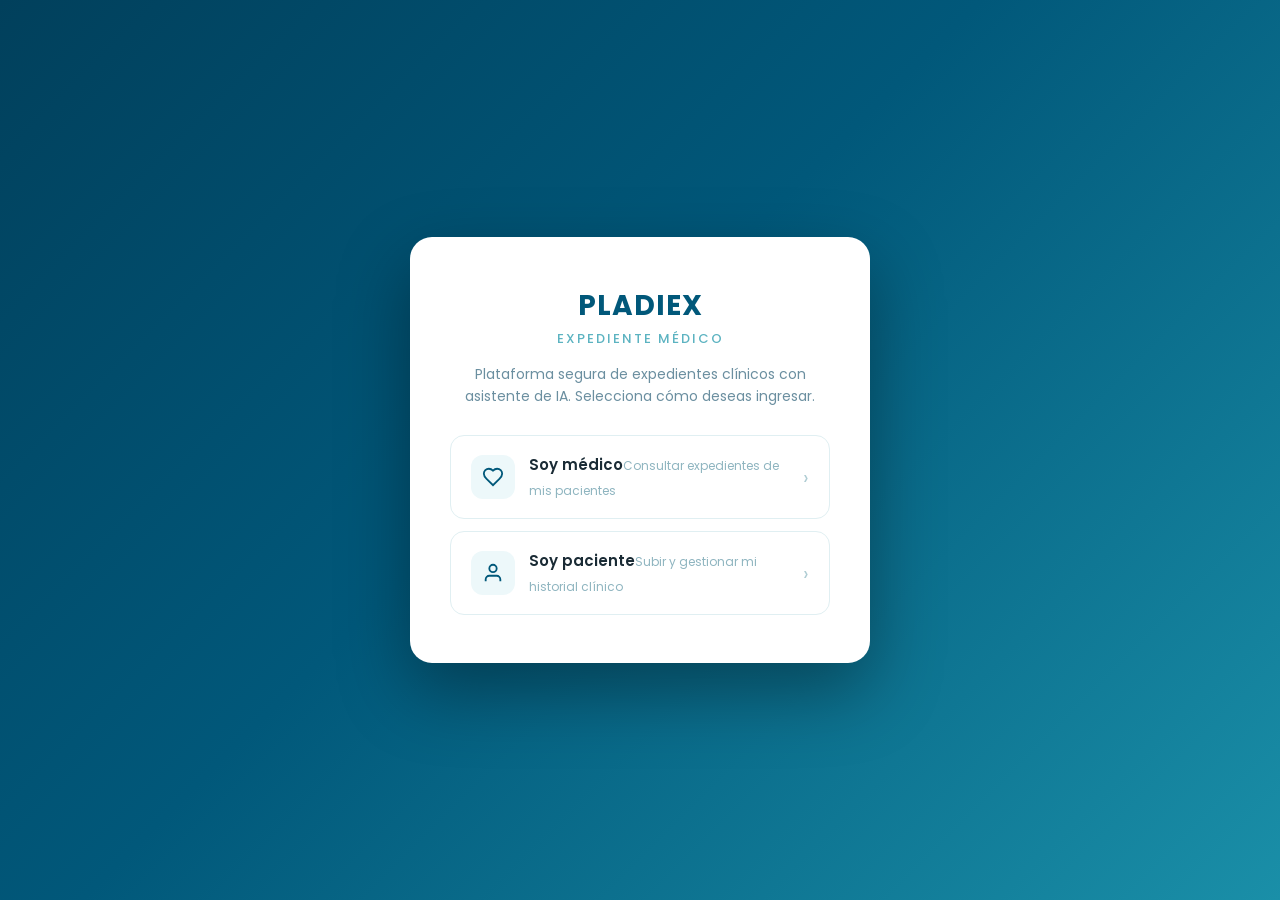
<file: index.html>
<!DOCTYPE html>
<html lang="es">

<head>
  <meta charset="UTF-8" />
  <meta name="viewport" content="width=device-width, initial-scale=1.0" />
  <title>PLADIEX Expediente Médico</title>
  <link href="https://fonts.googleapis.com/css2?family=Poppins:wght@400;500;600;700&display=swap" rel="stylesheet" />
  <style>
    * { margin: 0; padding: 0; box-sizing: border-box; }
    body {
      font-family: 'Poppins', sans-serif;
      background: linear-gradient(135deg, #01405c 0%, #01587A 45%, #1a8fa8 100%);
      min-height: 100vh; display: flex; align-items: center; justify-content: center; padding: 20px;
    }
    .card {
      background: #fff; border-radius: 22px; padding: 48px 40px; max-width: 460px; width: 100%;
      text-align: center; box-shadow: 0 28px 70px rgba(0,0,0,0.35);
    }
    .logo { font-size: 28px; font-weight: 700; color: #01587A; letter-spacing: 1px; }
    .logo small { display: block; font-size: 13px; font-weight: 500; color: #5CB3C1; letter-spacing: 2px; margin-top: 2px; }
    p.sub { color: #6b8fa0; font-size: 14px; line-height: 1.6; margin: 14px 0 28px; }
    .options { display: flex; flex-direction: column; gap: 12px; }
    .opt {
      display: flex; align-items: center; gap: 14px; text-decoration: none;
      padding: 16px 20px; border: 1.5px solid #e0eff2; border-radius: 14px; transition: all 0.18s;
    }
    .opt:hover { border-color: #5CB3C1; transform: translateY(-2px); box-shadow: 0 8px 24px rgba(1,88,122,0.12); }
    .opt-icon { width: 44px; height: 44px; border-radius: 12px; background: #edf8fa; display: flex; align-items: center; justify-content: center; flex-shrink: 0; }
    .opt-text { text-align: left; flex: 1; }
    .opt-title { font-size: 15px; font-weight: 600; color: #1a2b35; }
    .opt-sub { font-size: 12px; color: #8fb5c0; margin-top: 1px; }
    .opt-arrow { color: #b0cdd4; font-size: 20px; }
  </style>
</head>

<body>
  <div class="card">
    <div class="logo">PLADIEX<small>EXPEDIENTE MÉDICO</small></div>
    <p class="sub">Plataforma segura de expedientes clínicos con asistente de IA. Selecciona cómo deseas ingresar.</p>
    <div class="options">
      <a href="doctor/" class="opt">
        <span class="opt-icon"><svg viewBox="0 0 24 24" fill="none" stroke="#01587A" stroke-width="2" width="22"><path d="M19 14c1.49-1.46 3-3.21 3-5.5A5.5 5.5 0 0 0 16.5 3c-1.76 0-3 .5-4.5 2-1.5-1.5-2.74-2-4.5-2A5.5 5.5 0 0 0 2 8.5c0 2.29 1.51 4.04 3 5.5l7 7Z"/></svg></span>
        <span class="opt-text"><span class="opt-title">Soy médico</span><span class="opt-sub">Consultar expedientes de mis pacientes</span></span>
        <span class="opt-arrow">›</span>
      </a>
      <a href="patient/" class="opt">
        <span class="opt-icon"><svg viewBox="0 0 24 24" fill="none" stroke="#01587A" stroke-width="2" width="22"><path d="M20 21v-2a4 4 0 0 0-4-4H8a4 4 0 0 0-4 4v2"/><circle cx="12" cy="7" r="4"/></svg></span>
        <span class="opt-text"><span class="opt-title">Soy paciente</span><span class="opt-sub">Subir y gestionar mi historial clínico</span></span>
        <span class="opt-arrow">›</span>
      </a>
    </div>
  </div>
</body>
</html>
</file>
